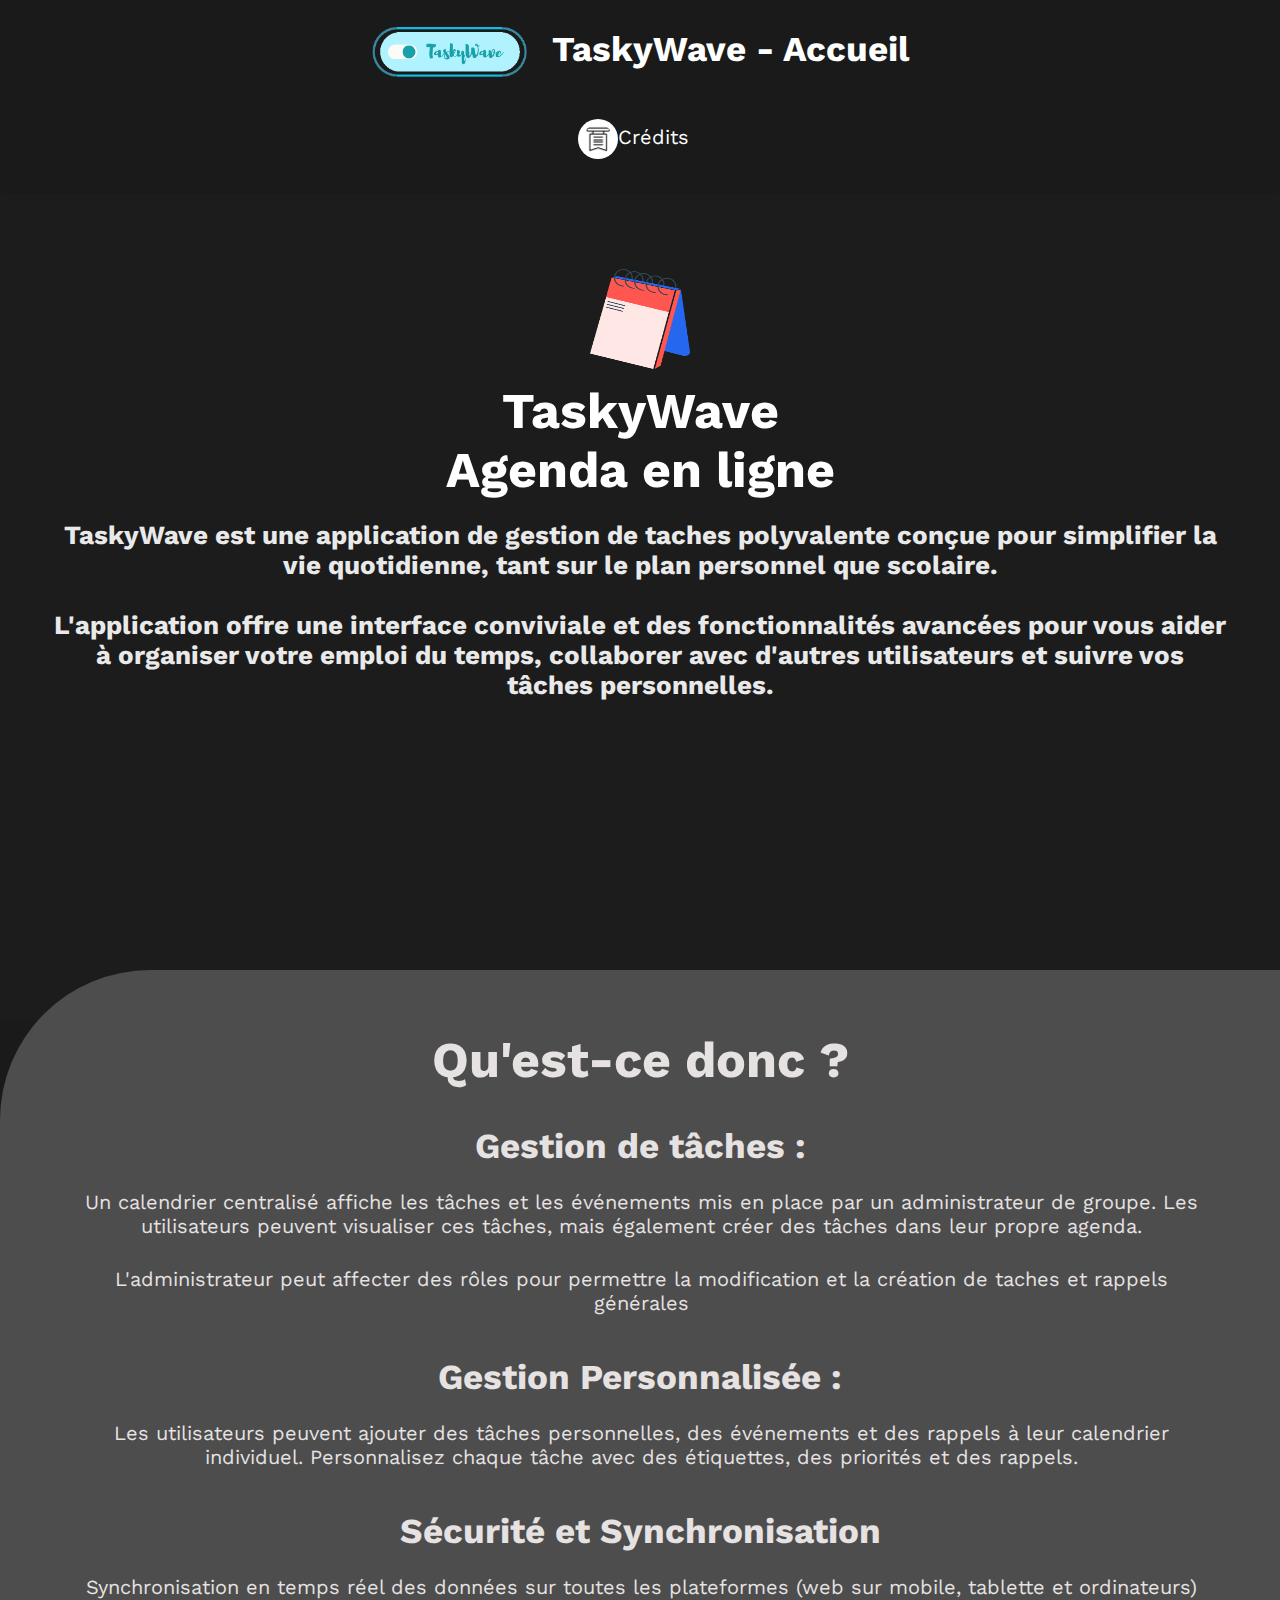
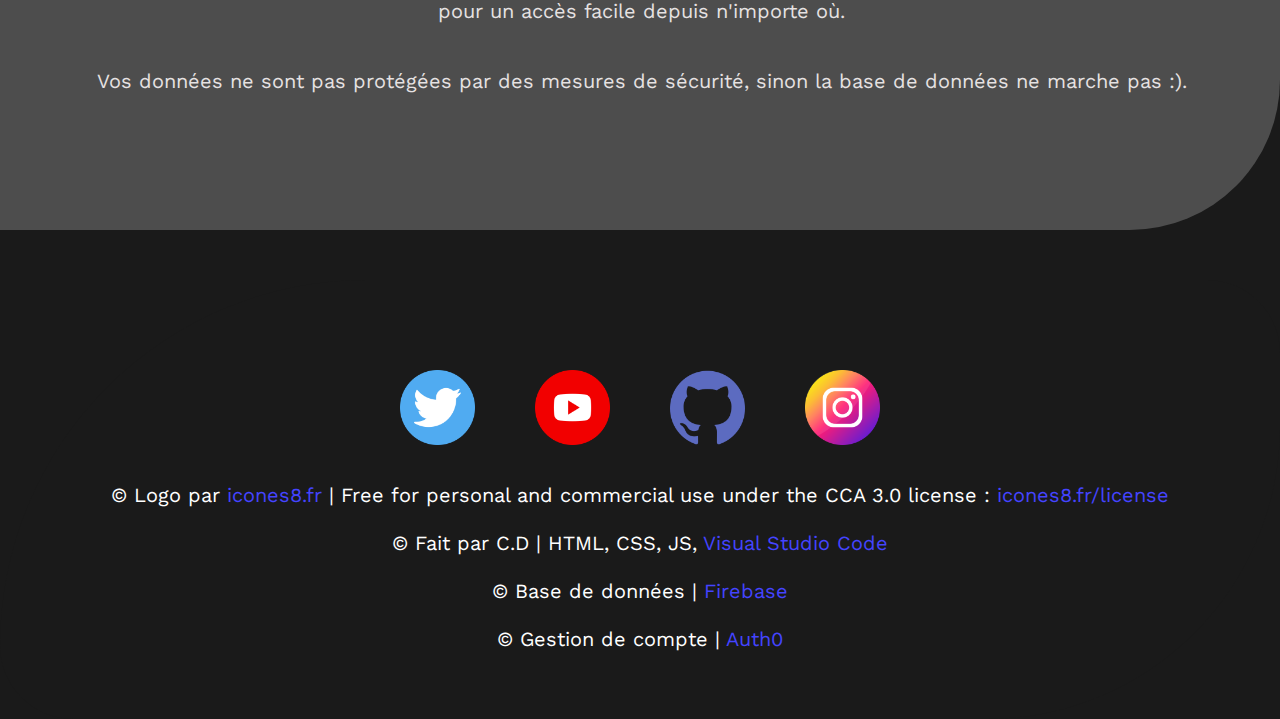
<file: index.html>
<!DOCTYPE html>
<html>
    <!--Meta et liens-->
    <head>
        <!-- Titre onglet -->
        <title>TaskyWave - Accueil</title>
        <!-- Meta SEO -->
        <meta name="revised" content="19/12/2023"/>
        <meta name="Category" content="games, software">
        <meta charset="UTF-8">
        <meta name="keywords" content="TaskyWave">
        <meta name="author" content="Wislly (C.D), TaskyWave"/>
        <meta name="description" content="TaskyWave est un Agenda en ligne indépendant">
        <meta name="robots" content="index,follow"/>
        <!-- Logo, script, lien css -->
        <link rel="icon" type="image/x-icon" href="Assets/Img/icon.png">
        <link rel="stylesheet" type="text/css" href="Assets/Css/Style.css"/>
    </head>
    <!-- Haut de page -->
    <header>
        <div class="accountInfo">
            <p id="accountNickName"></p>
        </div>
        <!-- haut de page (navigation + titre) -->
        <nav class="navbar">
            <!-- logo -->
            <div class="logo">
                <a href="index.html"><h3><img src="Assets/Img/tasky.png" alt="" width="180">TaskyWave - Accueil</h3></a>
            </div>
            <!-- menu -->
            <ul class="nav-links">
                <div class="menu">
                    <li style="cursor: pointer;"><p><a href="credit.html"><img src="Assets/Img/Assets/Boutons/credit.png" alt="" width="40" height="40">Crédits</a></p></li>
                    <li id="btn-account" style="display: none; cursor: pointer;"><p><a href="compte.html"><img id="accountPicture" src="Assets/Img/Assets/Boutons/account.png" alt="" width="40" height="40">Bureau</a></p></li>
                    <li id="btn-login" onclick="login()" style="display: none; cursor: pointer;"><p><img src="Assets/Img/Assets/Boutons/account.png" alt="" width="40" height="40">Connexion</p></li>
                    <div class="logoutStyle">
                        <li id="btn-logout" onclick="logout()" style="display: none; cursor: pointer;"><p><a>Déconnexion</a></p></li>
                    </div>
                </div>
            </ul>
        </nav>
        <!-- Titre page + présentation -->
        <div class="grid-container">
            <div class="titre">
                <h2><img src="Assets/Img/ilus.png" alt="" width="100" height="100"><br>TaskyWave<br>Agenda en ligne</h2>
                <br><br>
            </div>
            <div class="presentation">
                <h5>TaskyWave est une application de gestion de taches
                    polyvalente conçue pour simplifier la vie quotidienne,
                     tant sur le plan personnel que scolaire.<br><br>
                      L'application offre une interface conviviale et des fonctionnalités avancées
                       pour vous aider à organiser votre emploi du temps, collaborer
                        avec d'autres utilisateurs et suivre vos tâches personnelles.</h5>
                <br>
            </div>
        </div>
    </header>
    <!-- Corp de la page -->
    <body>
        <!-- description des outils du site -->
        <section class="description">
            <h2>Qu'est-ce donc ?</h2>
            <br>
            <br>
            <h3>Gestion de tâches :</h3><br>
            <p>Un calendrier centralisé affiche les tâches et les événements mis en place par un administrateur de groupe.
                Les utilisateurs peuvent visualiser ces tâches, mais également créer des tâches dans leur propre agenda.<br>
            <br>
            <p>L'administrateur peut affecter des rôles pour permettre la modification et la création de taches et rappels générales</p><br>
            <br>
            <h3>Gestion Personnalisée :</h3><br>
            <p>Les utilisateurs peuvent ajouter des tâches personnelles, des événements et des rappels à leur calendrier individuel.
                Personnalisez chaque tâche avec des étiquettes, des priorités et des rappels.</p><br>
            <br>
            <h3>Sécurité et Synchronisation </h3><br>
            <p>Synchronisation en temps réel des données sur toutes les plateformes 
                (web sur mobile, tablette et ordinateurs) pour un accès facile depuis n'importe où.</p><br>
            <br>
            <p>Vos données ne sont pas protégées par des mesures de sécurité, sinon la base de données ne marche pas :).</p>
            <br>
            <br>
            <br>
            <br>
        </section>
        <script src="https://cdn.auth0.com/js/auth0-spa-js/1.2/auth0-spa-js.production.js"></script>
        <script src="Assets/Js/connexion.js"></script>
    </body>
    <!-- pied de page -->
    <footer>
        <!-- présentation réseaux et communication -->
        <!-- liens réseaux -->
        <div class="reseaux">
            <a target="_blank" title="Willow Games Studio - X (Tweeter)" href="https://twitter.com/WillowGamesSt"><img style="border-radius: 15px;" src="Assets/Img/Social/twitter.png" alt="" width="75", height="75"></a>
            <a target="_blank" title="Willow Games Studio - YouTube" href="https://www.youtube.com/@WillowGamesStudio?sub_confirmation=1"><img src="Assets/Img/Social/youtube.png" alt="" width="75", height="75"></a>
            <!--<a target="_blank" title="Willow Games Studio - Steam" href="https://steamcommunity.com/id/WillowGamesStudio/"><img src="Assets/Img/Social/steam.png" alt="" width="75", height="75"></a>-->
            <a target="_blank" title="Willow Games Studio - GitHub" href="https://github.com/WillowGamesStudio"><img src="Assets/Img/Social/github.png" alt="" width="75", height="75"></a>
            <!--<a target="_blank" title="Willow Games Studio - Discord" href="https://discord.gg/HNRXywaKUh"><img src="Assets/Img/Social/discord.png" alt="" width="75", height="75"></a>-->
            <a target="_blank" title="Willow Games Studio - Instagram" href="https://www.instagram.com/willowgamesstudio/"><img src="Assets/Img/Social/instagram.png" alt="" width="75", height="75"></a>
            <!-- crédit de bas de page -->
        </div>
        <p>© Logo par <a href="https://icons8.com/icon/mItYRMkuHHyM/ordre-du-jour" target="_blank">icones8.fr</a> | Free for personal and commercial use under the CCA 3.0 license : <a href="https://icones8.fr/license" target="_blank">icones8.fr/license</a>
            <br>
            <br>© Fait par C.D | HTML, CSS, JS, <a href="https://code.visualstudio.com" target="_blank">Visual Studio Code</a>
            <br>
            <br>© Base de données | <a href="https://firebase.google.com/" target="_blank">Firebase</a>
            <br>
            <br>© Gestion de compte | <a href="https://auth0.com/" target="_blank">Auth0</a>
        </p>
    </footer>
</html>
</file>
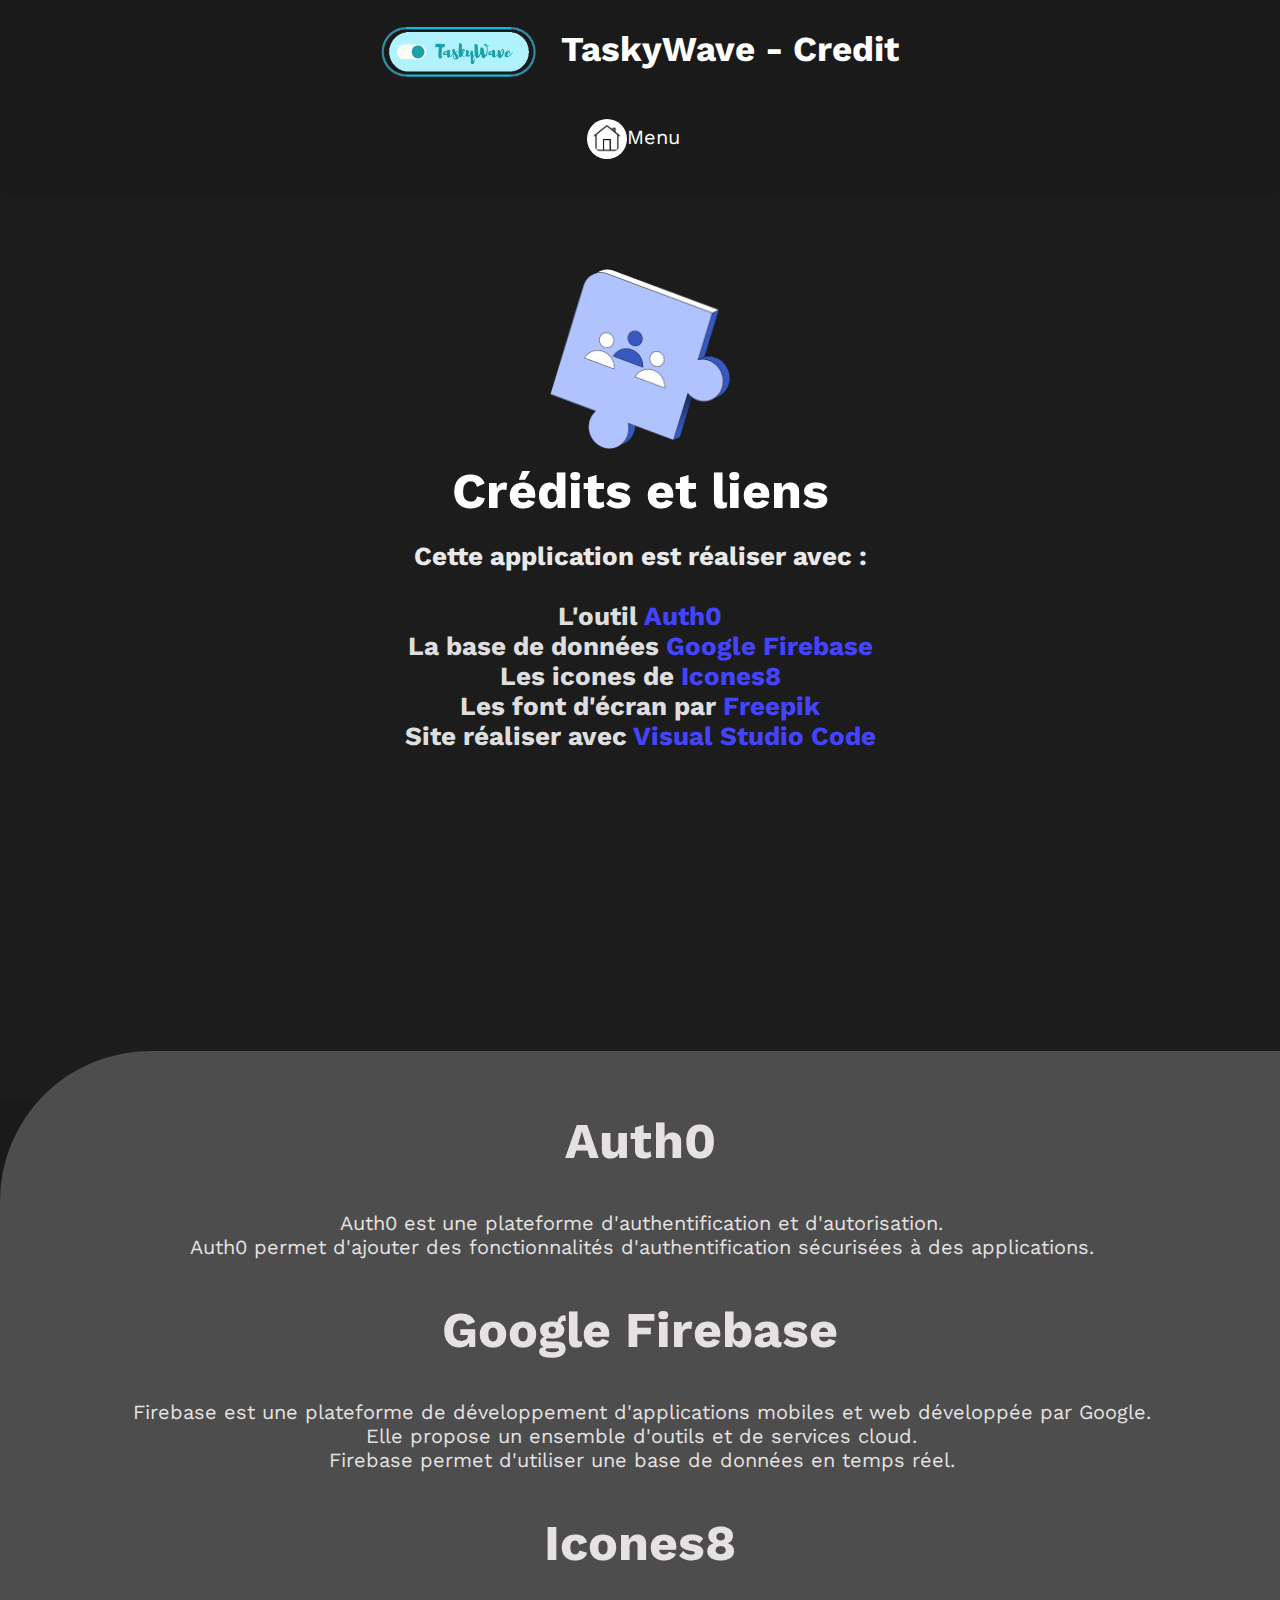
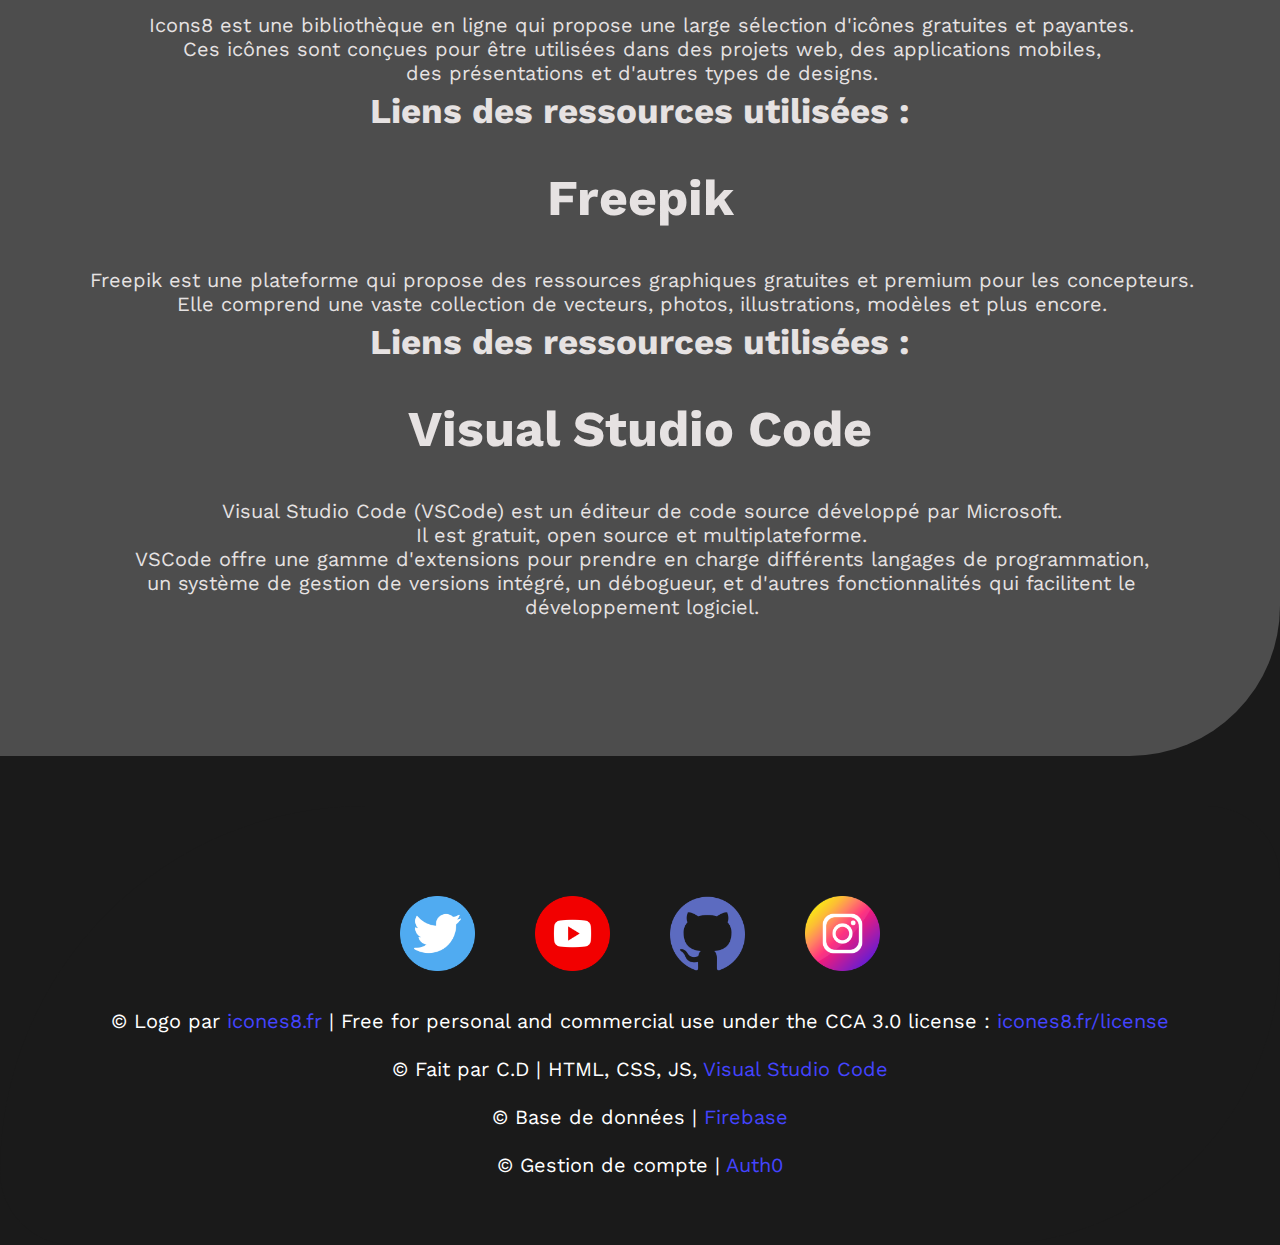
<file: credit.html>
<!DOCTYPE html>
<html>
    <!--Meta et liens-->
    <head>
        <!-- Titre onglet -->
        <title>TaskyWave - Credit</title>
        <!-- Meta SEO -->
        <meta name="revised" content="19/12/2023"/>
        <meta name="Category" content="games, software">
        <meta charset="UTF-8">
        <meta name="keywords" content="TaskyWave">
        <meta name="author" content="Wislly (C.D), TaskyWave"/>
        <meta name="description" content="TaskyWave est un Agenda en ligne indépendant">
        <meta name="robots" content="index,follow"/>
        <!-- Logo, script, lien css -->
        <link rel="icon" type="image/x-icon" href="Assets/Img/icon.png">
        <link rel="stylesheet" type="text/css" href="Assets/Css/Style.css"/>
    </head>
    <!-- Haut de page -->
    <header>
        <div class="accountInfo">
            <p id="accountNickName"></p>
        </div>
        <!-- haut de page (navigation + titre) -->
        <nav class="navbar">
            <!-- logo -->
            <div class="logo">
                <a href="index.html"><h3><img src="Assets/Img/tasky.png" alt="" width="180">TaskyWave - Credit</h3></a>
            </div>
            <!-- menu -->
            <ul class="nav-links">
                <div class="menu">
                    <li style="cursor: pointer;"><p><a href="index.html"><img src="Assets/Img/Assets/Boutons/home.png" alt="" width="40" height="40">Menu</a></p></li>
                    <li id="btn-account" style="display: none; cursor: pointer;"><p><a href="compte.html"><img id="accountPicture" src="Assets/Img/Assets/Boutons/account.png" alt="" width="40" height="40">Bureau</a></p></li>
                    <li id="btn-login" onclick="login()" style="display: none; cursor: pointer;"><p><img src="Assets/Img/Assets/Boutons/account.png" alt="" width="40" height="40">Connexion</p></li>
                    <div class="logoutStyle">
                        <li id="btn-logout" onclick="logout()" style="display: none; cursor: pointer;"><p><a>Déconnexion</a></p></li>
                    </div>
                </div>
            </ul>
        </nav>
        <!-- Titre page + présentation -->
        <div class="grid-container">
            <div class="titre">
                <h2><img src="Assets/Img/ilusCredit.png" width="180" height="180" alt=""><br>Crédits et liens</h2>
                <br><br>
            </div>
            <div class="presentation">
                <h5>Cette application est réaliser avec :<br>
                    <ul>
                        <br>
                        <li>L'outil <a href="https://auth0.com/" target="_blank">Auth0</a></li>
                        <li>La base de données <a href="https://firebase.google.com/" target="_blank">Google Firebase</a></li>
                        <li>Les icones de <a href="https://icones8.fr/" target="_blank">Icones8</a></li>
                        <li>Les font d'écran par <a href="https://www.freepik.com/" target="_blank">Freepik</a></li>
                        <li>Site réaliser avec <a href="https://code.visualstudio.com" target="_blank">Visual Studio Code</a></li>
                        <br>
                    </ul>
                </h5>
                <br>
            </div>
        </div>
    </header>
    <!-- Corp de la page -->
    <body>
        <!-- description des outils du site -->
        <section class="description">
            <h2>Auth0</h2>
            <br>
            <br>
            <p>Auth0 est une plateforme d'authentification et d'autorisation. <br>
                Auth0 permet d'ajouter des fonctionnalités d'authentification sécurisées à des applications.
            </p>
            <br>
            <br>
            <h2>Google Firebase</h2>
            <br>
            <br>
            <p>Firebase est une plateforme de développement d'applications mobiles et web développée par Google. <br>
                Elle propose un ensemble d'outils et de services cloud. <br>
                Firebase permet d'utiliser une base de données en temps réel.
            </p>
            <br>
            <br>
            <h2>Icones8</h2>
            <br>
            <br>
            <p>Icons8 est une bibliothèque en ligne qui propose une large sélection d'icônes gratuites et payantes. <br>
                Ces icônes sont conçues pour être utilisées dans des projets web, des applications mobiles, <br>
                des présentations et d'autres types de designs.
            </p>
            <h3>Liens des ressources utilisées :</h3>
            <ul>
                <li></li>
            </ul>
            <br>
            <br>
            <h2>Freepik</h2>
            <br>
            <br>
            <p>Freepik est une plateforme qui propose des ressources graphiques gratuites et premium pour les concepteurs. <br>
                Elle comprend une vaste collection de vecteurs, photos, illustrations, modèles et plus encore.
            </p>
            <h3>Liens des ressources utilisées :</h3>
            <ul>
                <li></li>
            </ul>
            <br>
            <br>
            <h2>Visual Studio Code</h2>
            <br>
            <br>
            <p>Visual Studio Code (VSCode) est un éditeur de code source développé par Microsoft. <br>
                Il est gratuit, open source et multiplateforme. <br>
                VSCode offre une gamme d'extensions pour prendre en charge différents langages de programmation, <br>
                un système de gestion de versions intégré, un débogueur, et d'autres fonctionnalités qui facilitent le développement logiciel.
            </p>            
            <br>
            <br>
            <br>
            <br>
        </section>
        <script src="https://cdn.auth0.com/js/auth0-spa-js/1.2/auth0-spa-js.production.js"></script>
        <script src="Assets/Js/connexion.js"></script>
    </body>
    <!-- pied de page -->
    <footer>
        <!-- présentation réseaux et communication -->
        <!-- liens réseaux -->
        <div class="reseaux">
            <a target="_blank" title="Willow Games Studio - X (Tweeter)" href="https://twitter.com/WillowGamesSt"><img style="border-radius: 15px;" src="Assets/Img/Social/twitter.png" alt="" width="75", height="75"></a>
            <a target="_blank" title="Willow Games Studio - YouTube" href="https://www.youtube.com/@WillowGamesStudio?sub_confirmation=1"><img src="Assets/Img/Social/youtube.png" alt="" width="75", height="75"></a>
            <!--<a target="_blank" title="Willow Games Studio - Steam" href="https://steamcommunity.com/id/WillowGamesStudio/"><img src="Assets/Img/Social/steam.png" alt="" width="75", height="75"></a>-->
            <a target="_blank" title="Willow Games Studio - GitHub" href="https://github.com/WillowGamesStudio"><img src="Assets/Img/Social/github.png" alt="" width="75", height="75"></a>
            <!--<a target="_blank" title="Willow Games Studio - Discord" href="https://discord.gg/HNRXywaKUh"><img src="Assets/Img/Social/discord.png" alt="" width="75", height="75"></a>-->
            <a target="_blank" title="Willow Games Studio - Instagram" href="https://www.instagram.com/willowgamesstudio/"><img src="Assets/Img/Social/instagram.png" alt="" width="75", height="75"></a>
            <!-- crédit de bas de page -->
        </div>
        <p>© Logo par <a href="https://icons8.com/icon/mItYRMkuHHyM/ordre-du-jour" target="_blank">icones8.fr</a> | Free for personal and commercial use under the CCA 3.0 license : <a href="https://icones8.fr/license" target="_blank">icones8.fr/license</a>
            <br>
            <br>© Fait par C.D | HTML, CSS, JS, <a href="https://code.visualstudio.com" target="_blank">Visual Studio Code</a>
            <br>
            <br>© Base de données | <a href="https://firebase.google.com/" target="_blank">Firebase</a>
            <br>
            <br>© Gestion de compte | <a href="https://auth0.com/" target="_blank">Auth0</a>
        </p>
    </footer>
</html>
</file>
<file: Assets/Css/Style.css>
/*#region font-face*/
@font-face {
    font-family: Jost_Black;
    src: local("Jost_Classic"), url('../Fonts/Jost-Black.ttf');
}

@font-face {
    font-family: Jost_Bold;
    src: local("Jost_Strong"), url('../Fonts/Jost-Bold.ttf');
}

@font-face {
    font-family: Jost_Italic;
    src: local("Jost_Strong"), url('../Fonts/Jost-Italic.ttf');
}

@font-face {
    font-family: WorkSans_Classic;
    src: local("Jost_Classic"), url('../Fonts/WorkSans-VariableFont_wght.ttf');
}

@font-face {
    font-family: WorkSans_Black;
    src: local("Jost_Strong"), url('../Fonts/WorkSans-Black.ttf');
}

@font-face {
    font-family: WorkSans_Bold;
    src: local("Jost_Strong"), url('../Fonts/WorkSans-Bold.ttf');
}

@font-face {
    font-family: WorkSans_Italic;
    src: local("Jost_Strong"), url('../Fonts/WorkSans-Italic.ttf');
}
/*#endregion */

/*#region /!\*/
* {
    margin: 0;
    padding: 0;
    box-sizing: border-box;
}
/*#endregion*/

/*#region UI assets*/

/*#region TaskList*/
.taskList{
    padding: 10px;
    background-color: none;
    border-radius: 8px;
    margin-bottom: 120px;

    font-family: WorkSans_Classic;
    font-size: 20px;
    color: rgb(61,61,61);
    text-align: center;

    margin-left: 50px;
    margin-right: 50px;

    color: rgb(255, 255, 255)
}

.taskList strong{
    grid-column: 2;
    grid-row: 2;
}

.isDoCheckboxContener{
    text-align: center;
    justify-content: center;
    align-items: center;
    display: flex;

    grid-column: 3;
    grid-row: 3;

    margin: 20px;
}

.deleteButton {
    border-radius: 5px;
    transition: 0.7s;
    font-family: WorkSans_Classic;
    font-size: 15px;
    color: white;
}

.deleteButton:hover{
    border-radius: 20px;
    transition: 0.7s;
    background-color: #b9302e 
}

.taskList .deleteButtonContener{
    text-align: left;
    justify-content: left;
    align-items: left;
    display:block;
    margin-top: 5px;
    margin-left: 10px;
    grid-column: 1;
    grid-row: 1;
}

.taskList .imageEstPublic{
    grid-column: 3;
    grid-row: 1;
}

.taskList .groupeVisee{
    grid-column: 3;
    grid-row: 1;
}

.taskList .isDoCheckboxClass{
    display: block;
    position: relative;

    cursor: pointer;
    width: 20px;
    height: 20px;
    background-color: #fff; /* Couleur de fond */
    border: 2px solid #333; /* Bordure */
    border-radius: 5px; /* Coins arrondis */
    transition: 0.7s;
}

.taskList .isDoCheckboxClass:hover{
    background-color: #ddd;
    border-radius: 20px;
    transition: 0.7s;
}

.taskIsDo, .taskNotDo, .taskNotDoAndLate{
    display: grid;
    grid-template-columns: 120px auto 200px 20px; /* Deux colonnes, la première et la troisième sont de taille automatique, la deuxième prend le reste de l'espace disponible */
    grid-template-rows: auto auto auto;
    gap: 10px; /* Espace entre les éléments */

    opacity: 1;
    transition: 0.2s;
}

.taskIsDo:hover, .taskNotDo:hover, .taskNotDoAndLate:hover{
    opacity: 0.75;
    transition: 0.2s;
}

.taskList span{
    background-color: #ff0400;
    padding: 4px;
    border-radius: 5px;
    height: 2px;
}

.toDoDesc{
    grid-column: 2;
    grid-row: 3;
}

.taskList .dateOfTask{
    font-weight: 700;
    font-family: Jost_Italic;
    grid-column: 3;
    grid-row: 2;
}

.taskList .taskNotDo .colorOfTask{
    background-color: rgb(255, 255, 255);
    padding: 10px;
    border-radius: 15px;
    margin-bottom: 10px;
    grid-column: 4;
    grid-row: 3;
}

.taskList .taskNotDoAndLate .colorOfTask{
    background-color: #ff0400;
    padding: 10px;
    border-radius: 15px;
    grid-column: 4;
    grid-row: 3;

}

.taskList .taskIsDo .colorOfTask{
    background-color: rgb(13, 255, 0);
    padding: 10px;
    border-radius: 15px;
    margin-bottom: 10px;
    grid-column: 4;
    grid-row: 3;
}

.taskList .taskIsDo, .taskList .taskNotDo, .taskList .taskNotDoAndLate{
    background-color: #808080;
    margin-bottom: 10px;
    border-radius: 10px;
}

@media screen and (max-width: 1300px){
    .taskList .isDoCheckboxClass{
        width: 40px;
        height: 40px;
    }
}

/*#endregion*/

/*#region Agenda form*/

.agenda-addevent-public{
    background-color: #2b2b2b;
    border-radius: 25px;
    margin: 25px;
    padding: 30px;
}

.form-agenda-addevent-private{
    background-color: #2b2b2b;
    border-radius: 25px;
    margin: 25px;
    padding: 30px;
}

/*#endregion*/

/*#region EDT*/
#listeEvenements{
    padding: 10px;
    background-color: none;
    border-radius: 10px;
    margin-left: 10px;
}

.dateEDTInput, .dateEDTInput input{
    font-family: WorkSans_Classic;
    text-align: center;
    font-size: 30px;
}

.buttonShowAllEDT{
    font-family: WorkSans_Classic;
    font-size: 30px;
    border-radius: 14px;
    transition: 0.7s;
    text-align: center;
    align-items: center;
    margin-left: 20px;
    padding: 5px;
    background-color: rgb(255, 255, 255);
    color: rgb(0, 0, 0);

    justify-content: center;

}

.buttonShowAllEDT:hover{
    border-radius: 20px;
    opacity: 0.75;
    transition: 0.7s;
}


#listeEvenements button{
    background-color: #ffffff;
    border-radius: 5px;
    padding: 5px 14px;
    transition: 0.7s;

    margin-bottom: 10px;
    margin-left: 20px;
    margin-right: 20px;

    border-style:double;
    font-family: WorkSans_Classic;
}

.change-edt-btn, .dateEDTInput{
    text-align: center;
    align-items: center;
    display: block;
    position: relative;
}

.change-edt-btn button{
    text-align: center;
    font-size: 30px;
}

#listeEvenements button:hover{
    background-color: #ededed;
    border-radius: 25px;
    transition: 0.7s;

    font-family: WorkSans_Classic;
    border-style:double;
}

.event-box {
    border: none;
    padding: 10px;
    background-color: #77bbff;
    border-radius: 20px;
    margin-bottom: 20px;
    /*
    margin-bottom: 3px;
    margin: 3px 0;
    */
    font-family: WorkSans_Classic;
    font-size: 20px;
    color: rgb(61,61,61);
    text-align: center;

    transition: 0.2s;
}

.time-gap {
    margin-bottom: 20px;
    border-radius: 20px;
    /*margin-bottom: 3px;*/

    background-color: #f1f1f1;
    font-family: WorkSans_Classic;
    font-size: 20px;
    color: rgb(61,61,61);
    text-align: center;
    justify-content: center;
    align-items: center;
    display: flex;

    transition: 0.2s;
}

.event-box:hover, .time-gap:hover{
    opacity: 0.75;

    transition: 0.2s;
}

@media screen and (max-width: 1300px){
    #listeEvenements{
        margin: 50px;
    }

    .buttonShowAllEDT{
        margin-left: 60px;
    }

    .time-gap {
        font-size: 25px;
    }
}

/*#endregion*/

/*#region bannières réseau*/
.reseaux{
    align-items: center;
    display: flex;
    justify-content: center;
}

.reseaux a{
    margin: 30px;
    opacity: 1;
    transition: 0.2s;
}

.reseaux a:hover{
    opacity: 0.75;
    transition: 0.2s;
}
/*#endregion*/

/*#region PopUp*/

#overlay {
    position: fixed;
    display: none;
    top: 0;
    left: 0;
    width: 100%;
    height: 100%;
    background-color: rgba(0, 0, 0, 0.5); /* Noir semi-transparent */
    z-index: 1000; /* Place la superposition au-dessus de tout le reste */
}

.popup {
    display: none;
    position: fixed;
    top: 50%;
    left: 50%;
    transform: translate(-50%, -50%);
    background-color: #ffffff;
    border: 3px solid #ff0d00;
    border-radius: 10px;
    padding-left: 100px;
    padding-right: 100px;
    padding-top: 40px;
    padding-bottom: 40px;
    transition: 0.7s;
    z-index: 1001;
}

.popup-content {
    text-align: center;
}

.close {
    position: absolute;
    top: 10px;
    right: 10px;
    font-size: 20px;
    cursor: pointer;
}
/*#endregion*/

/*#region Input*/

.agenda-addevent-private, .agenda-addevent-public{
    align-items: center;
    text-align: center;
}

input, .button, select{
    background-color: #ffffff;
    border-radius: 5px;
    padding: 5px 14px;
    transition: 0.7s;
    border: 1 solid black;
    border-style:double;
}

a img{
    vertical-align: middle;
}

p img{
    vertical-align: middle;
}

textarea{
    background-color: #ffffff;
    border-radius: 5px;
    padding: 5px 14px;
    border: 1 solid black;
    border-style:double;
    transition: border-radius 0.7s;
}

textarea:hover{
    background-color: #ffffff;
    border-radius: 20px;
    padding: 5px 14px;
    transition: border-radius 0.7s;
    border: 1 solid black;
    border-style:double;
}

input[type="email"], input[type="password"]{
    width: 360px;
}

input:hover, .button:hover, select:hover{
    background-color: #ededed;
    border-radius: 25px;
    transition: 0.7s;
    border-style: double;
}
/*#endregion*/

/*#endregion*/

/*#region Parametres*/

.infoUserFormat{
    display: flex;
    gap: 1em;
    align-items: center;
    text-align: center;
    justify-content: center;
}

.infoUserFormat .positionInfoUserTitre{
    grid-column: 1;
    grid-row: 1;
    font-weight: 700;
    color: #808080;
}

.infoUserFormat .positionInfoUserContent{
    grid-column: 1;
    grid-row: 2;
}

/*#endregion*/

/*#region Navigation (header)*/

.accountInfo img, .accountInfo p{
    transition: 0.2s;
    border-radius: 14px;
    opacity: 1;
    font-size: 14px;
    
}

.accountInfo img:hover, .accountInfo p:hover{
    transition: 0.2s;
    opacity: 0.75;
}

.accountInfo{
    display: block;
    position: absolute;
    float: left;
}

.navbar {
    /*background-color: rgb(20,20,20);*/
    background-color: #1a1a1a;
    display: block;
    align-items: center;
    justify-content: space-between;
    padding: 25px;
    margin-bottom: 150px;
    border-bottom-left-radius: 5px;
    border-bottom-right-radius: 5px;
    /*background-color: #afd2f6;*/
  }

.menu {
    display: flex;
    gap: 1em;
}

.menu li:hover {
    transition: 0.2s;
    opacity: 0.75;
}

.menu li p a, .menu li p{
    color: rgb(255, 255, 255);
    font-family: WorkSans_Classic;
    transition: 0.7s;
}

.menu li p a img, .menu li p img{
    background-color: #ffffff;
    border-radius: 100%;
    padding: 5px;
    transition: 0.7s;
}

.menu li p a img, .menu li p img{
    background-color: #ffffff;
    border-radius: 100%;
    padding: 5px;
    transition: 0.7s;
}

.menu li {
    padding: 5px 10px;
    transition: 0.7s;
    /*text-decoration: underline;*/
}

.menu li p a img:hover, .menu li p img:hover{
    background-color: #bbc19c;
    border-radius: 100%;
    padding: 5px;
    transition: 0.7s;
}

.menu li p a:hover, .menu li p:hover{
    color: rgb(197, 197, 197);
    transition: 0.7s;
}

.logo h3 img{
    vertical-align: middle;
}

.nav-links{
    align-items: center;
    display: flex;
    justify-content: center;
    margin-top: 30px;
}

.logoutStyle li p a {
    color: white;
    background-color: red;
    border-radius: 14px;
    padding: 5px;

    align-items: center;
    display: flex;
    justify-content: center;
}

.logoutStyle li p a img{
    background-color: red;
}
  
/*#endregion*/

/*#region corp header*/
.grid-container {
    display: grid;
    grid-template-columns: 3fr 5fr;
    gap: 20px;
}

.titre{
    margin-left: 10%;
    margin-top: -75px;
}

.connexion{
    align-items: center;
    display: flex;
    justify-content: center;
    margin-left: 25%;
    margin-right: 50px;
    margin-top: 1px;
}

.compte{
    align-items: center;
    display: flex;
    justify-content: center;
    margin-left: 50px;
    margin-right: 50px;
    margin-top: -280px;
}

.presentation{
    align-items: center;
    display: flex;
    justify-content: center;
    margin-left: 10%;
    margin-right: 50px;
    margin-top: 1px;
}

@media screen and (max-width: 1300px){
    .grid-container {
        display: grid;
        grid-template-columns: 2fr;
        gap: 20px;
    }
    
    .titre{
        align-items: center;
        display: flex;
        justify-content: center;
        margin-left: 0;
    }

    .connexion{
        align-items: center;
        display: flex;
        justify-content: center;
        margin-left: 50px;
        margin-right: 50px;
        margin-bottom: 50px;
    }
    
    .presentation{
        align-items: center;
        display: flex;
        justify-content: center;
        margin-left: 50px;
        margin-right: 50px;
    }
}
/*#endregion*/

/*#region parties/zones*/

header {
    background-color: #1c1c1c;
    background-repeat: no-repeat;
    background-size: 100% 100%;
    object-fit: fill;
    top: 0;
    left: 0;
    right: 0;
    padding-bottom: 25%;
    width: auto;
}

body{
    background-color: #1a1a1a;
    background-size: 100% 100%;
    background-repeat: no-repeat;
}

html{
    background-color: #808080;
    background-size: 100% 100%;
    background-repeat: no-repeat;
}


/*#region selction (zone dans le body)*/
.agenda{
    margin-top: -90px;
}

.description{
    /*background-color: white; */
    background-color: #4d4d4d;
    background-size: 100% 100%;
    background-repeat: no-repeat;
    padding: 60px;
    margin-top: -50px;
    border-top-left-radius: 0px;
    border-top-left-radius: 150px;
    border-bottom-right-radius: 150px;
}

.social{
    background-color: white;
    background-size: 100% 100%;
    background-repeat: no-repeat;
    padding: 25px;
    margin-top: -50px;
    border-top-left-radius: 50px;
    border-top-right-radius: 50px;
    margin-bottom: 25px;
}

footer {
    background-color: #1a1a1a;
    background-repeat: no-repeat;
    background-size: cover;
    object-fit: fill;
    padding: 60px;
    margin-top: 50px;
    border-bottom-left-radius: 100px;
    border-top-right-radius: 100px;
    border-top-left-radius: 500px;
    border-bottom-right-radius: 400px;
}
/*#endregion*/

/*#endregion*/

/*#region text style*/
.description p, .description h1, .description h2, .description h3, .description h4, .description h5, .description h6{
    color: rgb(230, 226, 226);
}

footer p{
    color: rgb(255, 255, 255);
    margin: 8px;
}

p {
    font-family: WorkSans_Classic;
    font-size: 20px;
    color: rgb(237, 237, 237);
    margin : 5px 5px 5px 8px;
    text-align: center;
}

.popup p, .popup-content p {
    color: rgb(34, 34, 34);
}

.popup h2, .popup-content h2 {
    color: rgb(145, 145, 145);
    font-size: 37px;
    font-weight: 500;
    margin-bottom: 35px;
}

.popup h4, .popup-content h4 {
    color: rgb(34, 34, 34);
}

label{
    color: white;
}

a{
    color: rgb(68, 68, 255);
    text-decoration: none;
}

ul{
    list-style-type: none;
    color: rgb(68, 68, 255);
}

.presentation ul{
    color: rgb(222, 222, 222);
}

h1 {
    font-family: WorkSans_Classic;
    font-size: 50px;
    margin-left: 10%;
    color: rgb(255, 255, 255);
    
}

h2 {
    font-family: WorkSans_Classic;
    font-size: 50px;
    text-align: center;
    color: rgb(255, 255, 255);
}

h3 {
    font-family: WorkSans_Classic;
    font-size: 35px;
    text-align: center;
    color: rgb(255, 255, 255);
}

h4{
    font-family: WorkSans_Classic;
    font-size: 20px;
    text-align: center;
    margin-bottom: 0%;
    color: rgb(255, 255, 255);
}

h5 {
    font-family: WorkSans_Classic;
    font-size: 26px;
    text-align: center;
    color: rgb(233, 233, 233);
}

h6 {
    font-family: WorkSans_Classic;
    font-size: 50px;
    text-align: center;
    color: rgb(255, 255, 255);
}
/*#endregion*/
</file>
